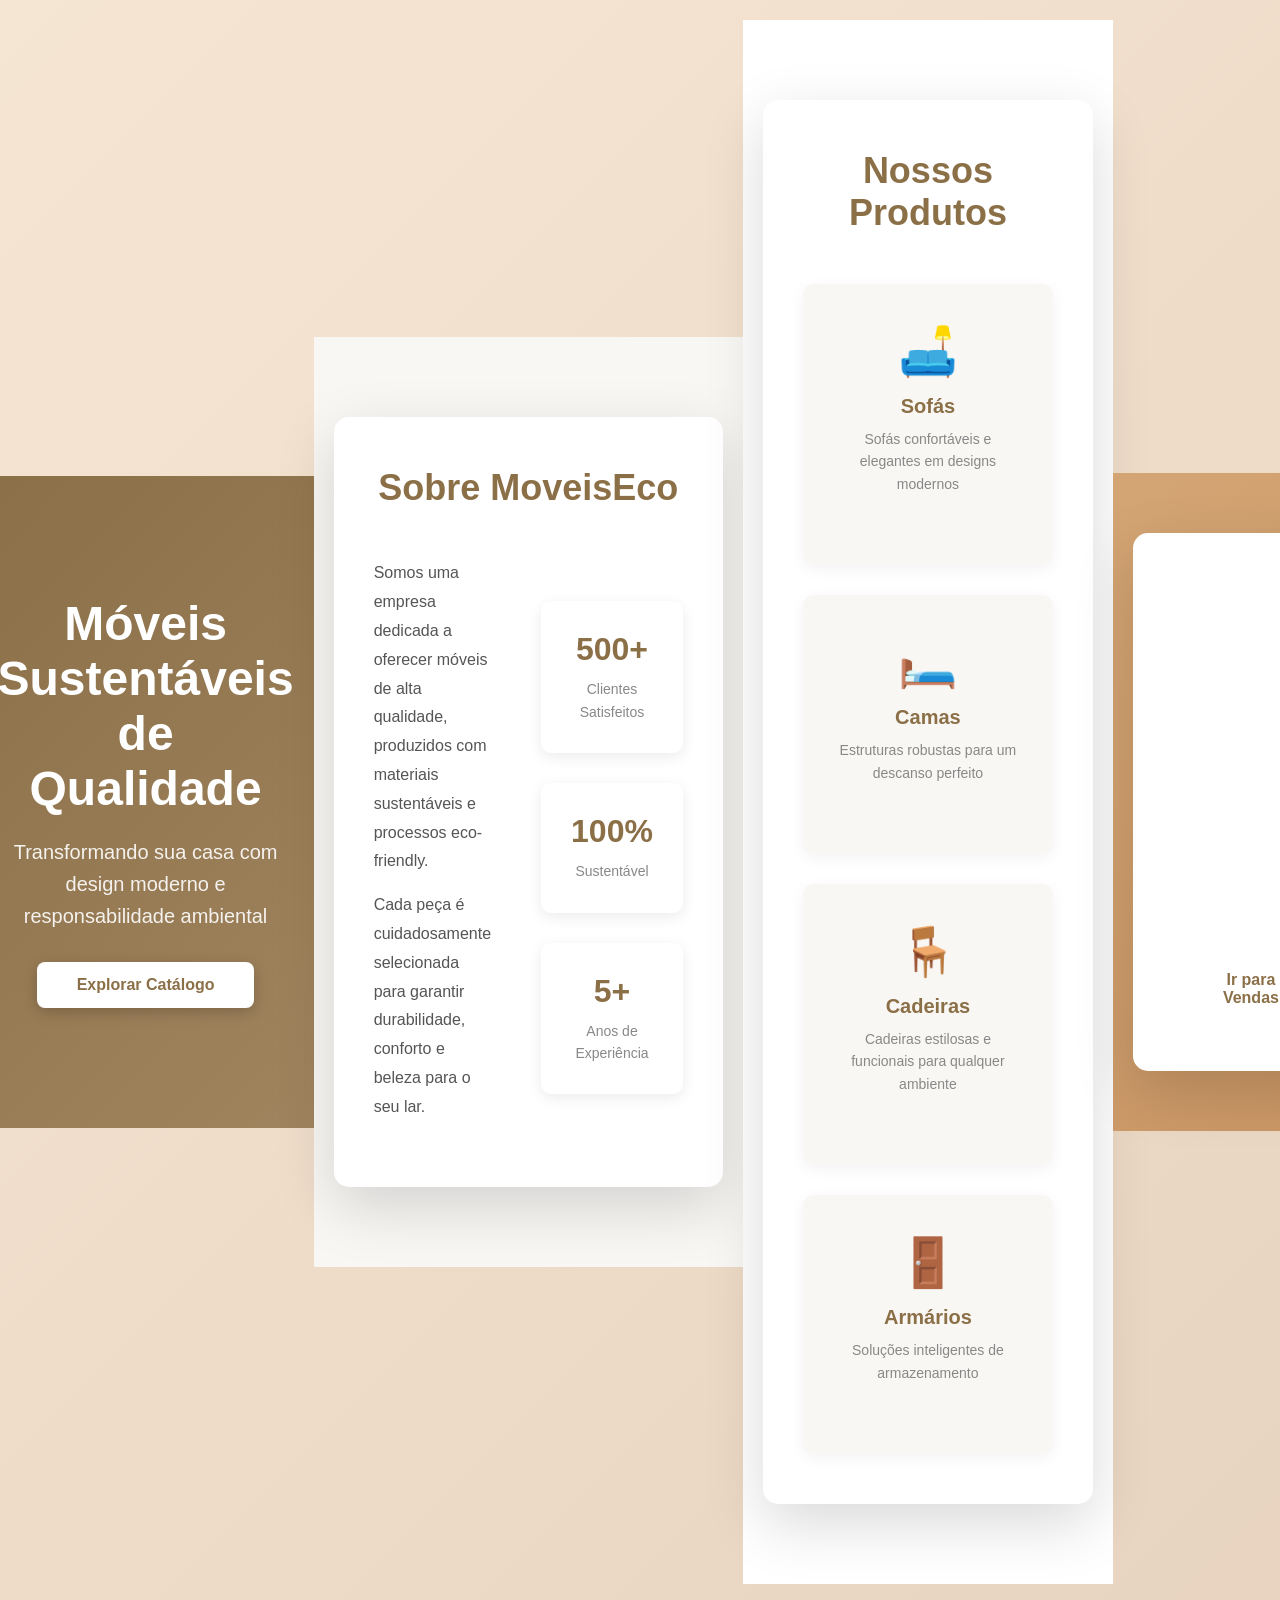
<file: index.html>
<!DOCTYPE html>
<html lang="pt-BR">
<head>
    <meta charset="UTF-8">
    <meta http-equiv="X-UA-Compatible" content="IE=edge">
    <meta name="viewport" content="width=device-width, initial-scale=1.0">
    <title>MoveisEco</title>
    <link rel="stylesheet" href="style.css">
</head>
<body>
    <!-- Navegação -->
    <nav class="navbar">
        <div class="nav-container">
            <div class="logo">🌿 MoveisEco</div>
            <ul class="nav-menu">
                <li><a href="#inicio">Início</a></li>
                <li><a href="#sobre">Sobre</a></li>
                <li><a href="#produtos">Produtos</a></li>
                <li><a href="#contato">Contato</a></li>
            </ul>
        </div>
    </nav>

    <!-- Hero Section -->
    <section id="inicio" class="hero">
        <div class="hero-content">
            <h1>Móveis Sustentáveis de Qualidade</h1>
            <p>Transformando sua casa com design moderno e responsabilidade ambiental</p>
            <a href="paginavendedor.html" class="btn-hero">Explorar Catálogo</a>
        </div>
    </section>

    <!-- Sobre -->
    <section id="sobre" class="about">
        <div class="container">
            <h2>Sobre MoveisEco</h2>
            <div class="about-content">
                <div class="about-text">
                    <p>Somos uma empresa dedicada a oferecer móveis de alta qualidade, produzidos com materiais sustentáveis e processos eco-friendly.</p>
                    <p>Cada peça é cuidadosamente selecionada para garantir durabilidade, conforto e beleza para o seu lar.</p>
                </div>
                <div class="about-stats">
                    <div class="stat">
                        <h3>500+</h3>
                        <p>Clientes Satisfeitos</p>
                    </div>
                    <div class="stat">
                        <h3>100%</h3>
                        <p>Sustentável</p>
                    </div>
                    <div class="stat">
                        <h3>5+</h3>
                        <p>Anos de Experiência</p>
                    </div>
                </div>
            </div>
        </div>
    </section>

    <!-- Produtos Destaque -->
    <section id="produtos" class="products">
        <div class="container">
            <h2>Nossos Produtos</h2>
            <div class="products-grid">
                <div class="product-card">
                    <div class="product-icon">🛋️</div>
                    <h3>Sofás</h3>
                    <p>Sofás confortáveis e elegantes em designs modernos</p>
                </div>
                <div class="product-card">
                    <div class="product-icon">🛏️</div>
                    <h3>Camas</h3>
                    <p>Estruturas robustas para um descanso perfeito</p>
                </div>
                <div class="product-card">
                    <div class="product-icon">🪑</div>
                    <h3>Cadeiras</h3>
                    <p>Cadeiras estilosas e funcionais para qualquer ambiente</p>
                </div>
                <div class="product-card">
                    <div class="product-icon">🚪</div>
                    <h3>Armários</h3>
                    <p>Soluções inteligentes de armazenamento</p>
                </div>
            </div>
        </div>
    </section>

    <!-- CTA Section -->
    <section class="cta">
        <div class="container">
            <h2>Pronto para Renovar sua Casa?</h2>
            <p>Acesse nossa página de vendedor e explore todas as opções disponíveis</p>
            <a href="paginavendedor.html" class="btn-primary">Ir para Vendas</a>
        </div>
    </section>

    <!-- Rodapé -->
    <footer id="contato" class="footer">
        <div class="container">
            <div class="footer-content">
                <div class="footer-section">
                    <h4>MoveisEco</h4>
                    <p>Móveis sustentáveis para um mundo melhor</p>
                </div>
                <div class="footer-section">
                    <h4>Contato</h4>
                    <p>📧 contato@moveiseco.com</p>
                    <p>📱 (11) 99999-9999</p>
                </div>
                <div class="footer-section">
                    <h4>Horário</h4>
                    <p>Seg-Sex: 9h às 18h</p>
                    <p>Sábado: 10h às 14h</p>
                </div>
            </div>
            <div class="footer-bottom">
                <p>&copy; 2026 MoveisEco. Todos os direitos reservados.</p>
            </div>
        </div>
    </footer>
</body>
</html>
</file>
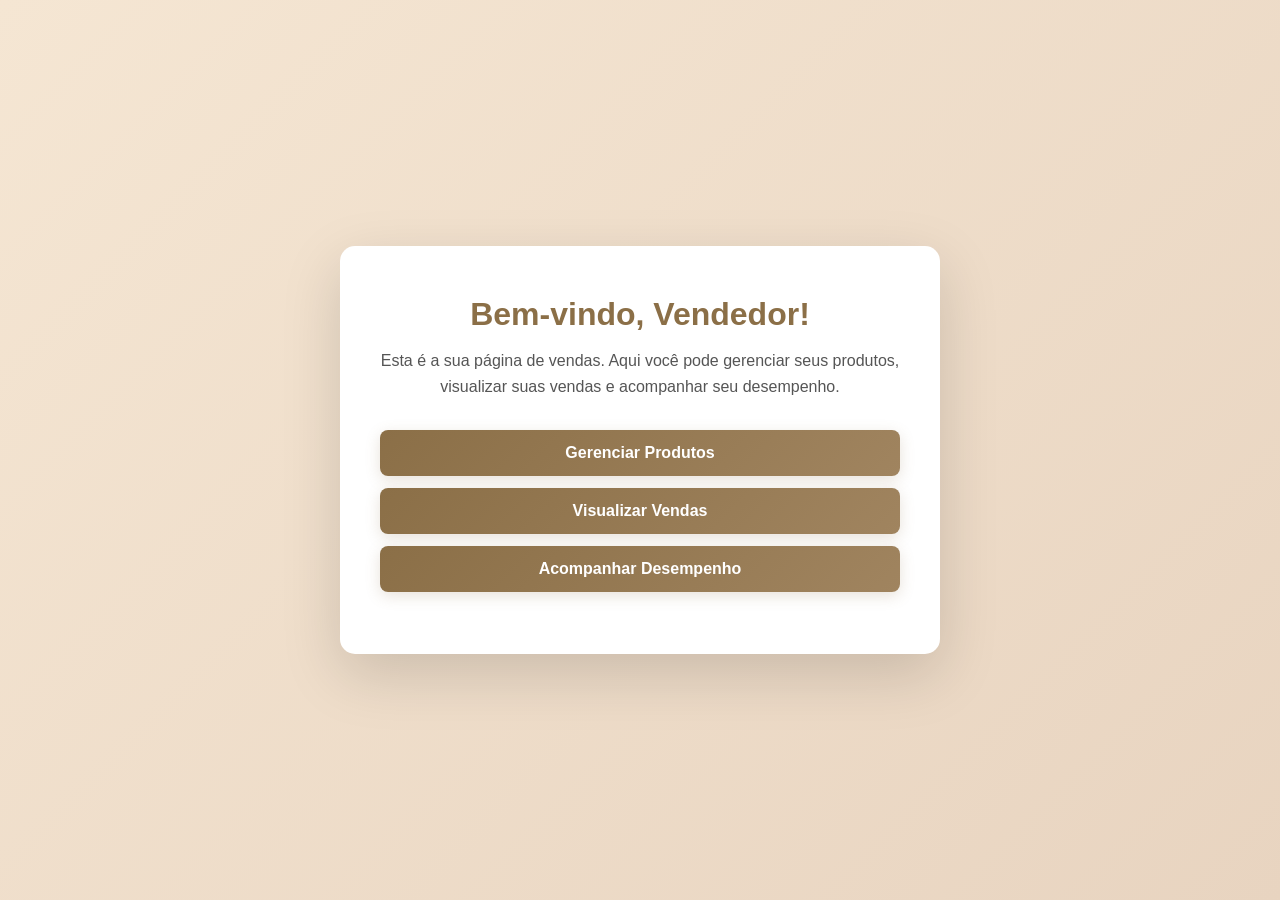
<file: paginavendedor.html>
<!DOCTYPE html>

<html lang="pt-BR">
<head>
    <meta charset="UTF-8">
    <meta http-equiv="X-UA-Compatible" content="IE=edge">
    <meta name="viewport" content="width=device-width, initial-scale=1.0">
    <title>Pagina Vendedor</title>
    <link rel="stylesheet" href="style.css">
</head>
<body>
    <div class="container">
        <h1>Bem-vindo, Vendedor!</h1>
        <p>Esta é a sua página de vendas. Aqui você pode gerenciar seus produtos, visualizar suas vendas e acompanhar seu desempenho.</p>
        <button class="btn">Gerenciar Produtos</button>
        <button class="btn">Visualizar Vendas</button>
        <button class="btn">Acompanhar Desempenho</button>
    </div>
</body>

</html>
</file>
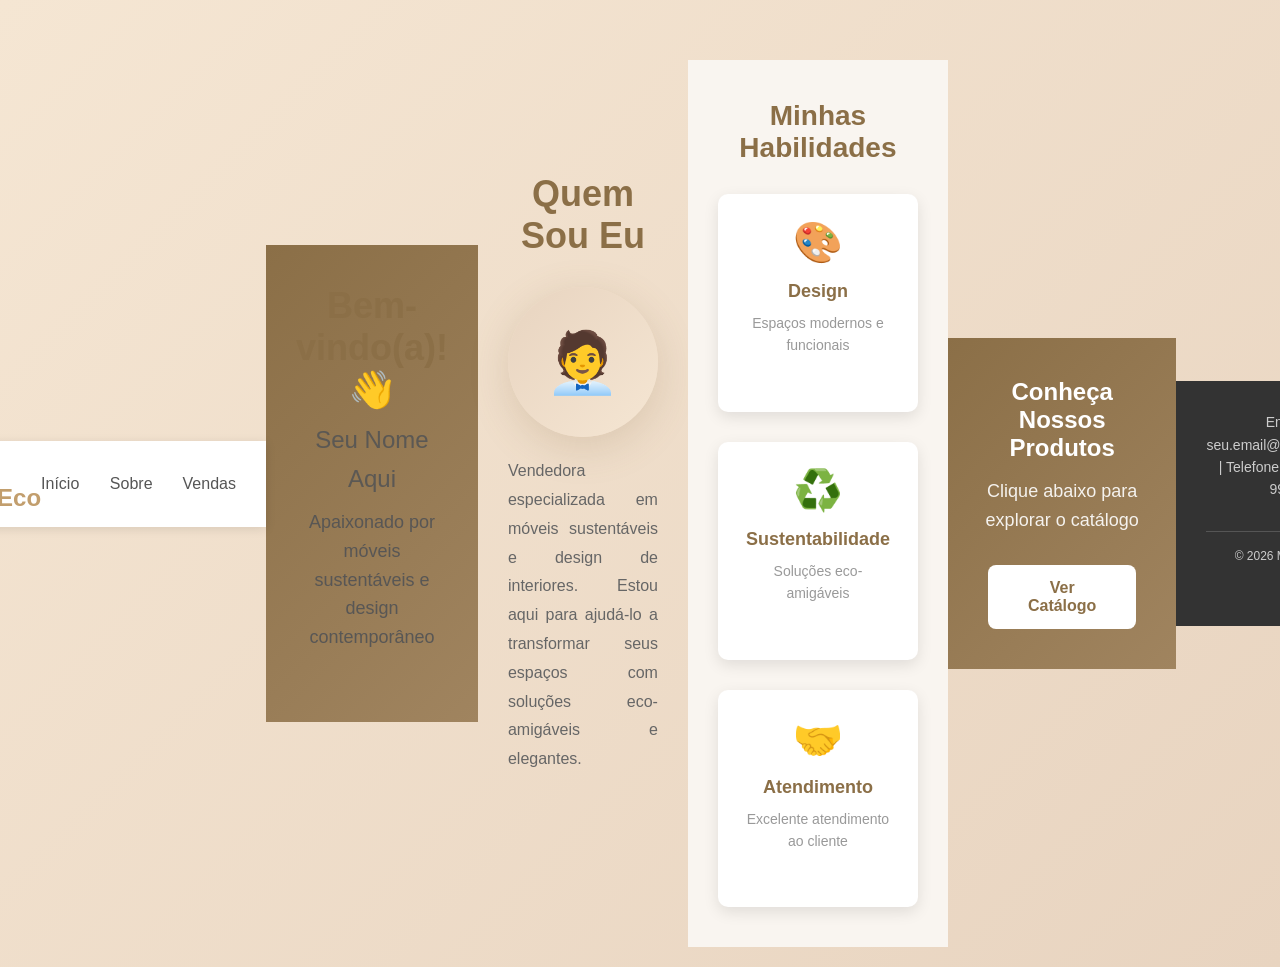
<file: pg.html>
<!DOCTYPE html>
<html lang="pt-BR">
<head>
    <meta charset="UTF-8">
    <meta http-equiv="X-UA-Compatible" content="IE=edge">
    <meta name="viewport" content="width=device-width, initial-scale=1.0">
    <title>Sobre Mim - MoveisEco</title>
    <link rel="stylesheet" href="style.css">
    <style>
        /* Página de Apresentação Pessoal */
        .navbar {
            background: white;
            padding: 15px 0;
            box-shadow: 0 2px 10px rgba(0, 0, 0, 0.1);
        }

        .nav-container {
            max-width: 1000px;
            margin: 0 auto;
            display: flex;
            justify-content: space-between;
            align-items: center;
            padding: 0 30px;
        }

        .logo {
            font-size: 24px;
            font-weight: bold;
            color: #c29e6d;
        }

        .nav-menu {
            display: flex;
            list-style: none;
            gap: 30px;
        }

        .nav-menu a {
            text-decoration: none;
            color: #555;
            font-weight: 500;
            transition: color 0.3s;
        }

        .nav-menu a:hover {
            color: #b19b7b;
        }

        /* Seção Hero Pessoal */
        .hero-pessoal {
            background: linear-gradient(135deg, #8b6f47 0%, #a0845f 100%);
            color: white;
            padding: 40px 30px;
            text-align: center;
        }

        .hero-pessoal h1 {
            font-size: 36px;
            margin-bottom: 10px;
            font-weight: 700;
        }

        .hero-pessoal .titulo {
            font-size: 24px;
            opacity: 0.9;
            margin-bottom: 10px;
        }

        .hero-pessoal p {
            font-size: 18px;
            max-width: 600px;
            margin: 0 auto 30px;
            opacity: 0.95;
        }

        /* Seção Sobre */
        .about-section {
            max-width: 1000px;
            margin: 40px auto;
            padding: 0 30px;
        }

        .about-section h2 {
            font-size: 36px;
            color: #8b6f47;
            margin-bottom: 30px;
            text-align: center;
        }

        .about-grid {
            display: grid;
            grid-template-columns: 1fr;
            gap: 20px;
            align-items: center;
        }

        .about-image {
            text-align: center;
        }

        .about-image .avatar {
            width: 150px;
            height: 150px;
            border-radius: 50%;
            background: linear-gradient(135deg, #e8d4c0 0%, #f5e6d3 100%);
            display: flex;
            align-items: center;
            justify-content: center;
            font-size: 60px;
            margin: 0 auto;
            box-shadow: 0 10px 40px rgba(139, 111, 71, 0.2);
        }

        .about-text p {
            color: #666;
            font-size: 16px;
            line-height: 1.8;
            margin-bottom: 20px;
            text-align: justify;
        }

        /* Seção Habilidades */
        .skills-section {
            background: #f9f5f0;
            padding: 40px 30px;
            margin-top: 40px;
        }

        .skills-container {
            max-width: 1000px;
            margin: 0 auto;
        }

        .skills-section h2 {
            font-size: 28px;
            color: #8b6f47;
            margin-bottom: 30px;
            text-align: center;
        }

        .skills-grid {
            display: grid;
            grid-template-columns: repeat(auto-fit, minmax(200px, 1fr));
            gap: 30px;
        }

        .skill-card {
            background: white;
            padding: 25px;
            border-radius: 10px;
            text-align: center;
            box-shadow: 0 5px 15px rgba(0, 0, 0, 0.1);
            transition: transform 0.3s, box-shadow 0.3s;
        }

        .skill-card:hover {
            transform: translateY(-5px);
            box-shadow: 0 10px 30px rgba(139, 111, 71, 0.15);
        }

        .skill-icon {
            font-size: 40px;
            margin-bottom: 15px;
        }

        .skill-card h3 {
            color: #8b6f47;
            margin-bottom: 10px;
            font-size: 18px;
        }

        .skill-card p {
            color: #999;
            font-size: 14px;
            text-align: center;
        }



        /* Seção CTA */
        .cta-pessoal {
            background: linear-gradient(135deg, #8b6f47 0%, #a0845f 100%);
            color: white;
            padding: 40px 30px;
            text-align: center;
            margin-top: 40px;
        }

        .cta-pessoal h2 {
            font-size: 24px;
            margin-bottom: 15px;
        }

        .cta-pessoal p {
            font-size: 18px;
            margin-bottom: 30px;
            color: rgba(255, 255, 255, 0.9);
        }

        .btn-cta {
            display: inline-block;
            background: white;
            color: #8b6f47;
            padding: 14px 40px;
            border-radius: 8px;
            text-decoration: none;
            font-weight: 600;
            transition: all 0.3s;
            margin: 0 10px;
        }

        .btn-cta:hover {
            background: #f5e6d3;
            transform: translateY(-2px);
        }

        /* Footer */
        .footer {
            background: #333;
            color: white;
            text-align: center;
            padding: 30px 30px;
            margin-top: 40px;
        }

        .footer p {
            color: #ccc;
            font-size: 14px;
        }

        /* Responsivo */
        @media (max-width: 768px) {
            .hero-pessoal h1 {
                font-size: 28px;
            }

            .nav-menu {
                gap: 15px;
            }

            .skills-grid {
                grid-template-columns: 1fr;
            }
        }
    </style>
</head>
<body>
    <!-- Navegação -->
    <nav class="navbar">
        <div class="nav-container">
            <div class="logo">🌿 MoveisEco</div>
            <ul class="nav-menu">
                <li><a href="index.html">Início</a></li>
                <li><a href="#sobre">Sobre</a></li>
                <li><a href="paginavendedor.html">Vendas</a></li>
            </ul>
        </div>
    </nav>

    <!-- Hero Section Pessoal -->
    <section class="hero-pessoal">
        <h1>Bem-vindo(a)! 👋</h1>
        <p class="titulo">Seu Nome Aqui</p>
        <p>Apaixonado por móveis sustentáveis e design contemporâneo</p>
    </section>

    <!-- Seção Sobre -->
    <section id="sobre" class="about-section">
        <h2>Quem Sou Eu</h2>
        <div class="about-grid">
            <div class="about-image">
                <div class="avatar">🧑‍💼</div>
            </div>
            <div class="about-text">
                <p>Vendedora especializada em móveis sustentáveis e design de interiores. Estou aqui para ajudá-lo a transformar seus espaços com soluções eco-amigáveis e elegantes.</p>
            </div>
        </div>
    </section>

    <!-- Seção Habilidades -->
    <section id="habilidades" class="skills-section">
        <div class="skills-container">
            <h2>Minhas Habilidades</h2>
            <div class="skills-grid">
                <div class="skill-card">
                    <div class="skill-icon">🎨</div>
                    <h3>Design</h3>
                    <p>Espaços modernos e funcionais</p>
                </div>
                <div class="skill-card">
                    <div class="skill-icon">♻️</div>
                    <h3>Sustentabilidade</h3>
                    <p>Soluções eco-amigáveis</p>
                </div>
                <div class="skill-card">
                    <div class="skill-icon">🤝</div>
                    <h3>Atendimento</h3>
                    <p>Excelente atendimento ao cliente</p>
                </div>
            </div>
        </div>
    </section>

    <!-- CTA Section -->
    <section class="cta-pessoal">
        <h2>Conheça Nossos Produtos</h2>
        <p>Clique abaixo para explorar o catálogo</p>
        <a href="paginavendedor.html" class="btn-cta">Ver Catálogo</a>
    </section>

    <!-- Footer -->
    <footer id="contato" class="footer">
        <p>Email: seu.email@example.com | Telefone: (11) 9999-9999</p>
        <p style="margin-top: 15px; border-top: 1px solid #555; padding-top: 15px; font-size: 12px;">
            © 2026 MoveisEco
        </p>
    </footer>
</body>
</html>
</file>
<file: style.css>
* {
    margin: 0;
    padding: 0;
    box-sizing: border-box;
}

body {
    font-family: 'Segoe UI', Tahoma, Geneva, Verdana, sans-serif;
    background: linear-gradient(135deg, #f5e6d3 0%, #e8d4c0 100%);
    min-height: 100vh;
    display: flex;
    align-items: center;
    justify-content: center;
    padding: 20px;
}

.container {
    background: white;
    border-radius: 15px;
    padding: 50px 40px;
    max-width: 600px;
    width: 100%;
    box-shadow: 0 20px 60px rgba(0, 0, 0, 0.15);
    animation: slideIn 0.5s ease-out;
}

@keyframes slideIn {
    from {
        opacity: 0;
        transform: translateY(20px);
    }
    to {
        opacity: 1;
        transform: translateY(0);
    }
}

h1 {
    color: #8b6f47;
    font-size: 32px;
    margin-bottom: 15px;
    font-weight: 700;
    text-align: center;
}

p {
    color: #555;
    font-size: 16px;
    line-height: 1.6;
    margin-bottom: 30px;
    text-align: center;
}

.btn {
    display: block;
    width: 100%;
    padding: 14px 24px;
    margin: 12px 0;
    background: linear-gradient(135deg, #8b6f47 0%, #a0845f 100%);
    color: white;
    border: none;
    border-radius: 8px;
    font-size: 16px;
    font-weight: 600;
    cursor: pointer;
    transition: all 0.3s ease;
    box-shadow: 0 4px 15px rgba(139, 111, 71, 0.2);
}

.btn:hover {
    background: linear-gradient(135deg, #7a5f3d 0%, #8f734e 100%);
    transform: translateY(-2px);
    box-shadow: 0 8px 25px rgba(139, 111, 71, 0.4);
}

.btn:active {
    transform: translateY(0);
    box-shadow: 0 4px 15px rgba(139, 111, 71, 0.2);
}

@media (max-width: 600px) {
    .container {
        padding: 30px 20px;
    }

    h1 {
        font-size: 24px;
    }

    p {
        font-size: 14px;
    }

    .btn {
        padding: 12px 20px;
        font-size: 14px;
    }
}

/* ========== PÁGINA DE APRESENTAÇÃO ========== */

/* Navegação */
.navbar {
    background: white;
    box-shadow: 0 2px 10px rgba(0, 0, 0, 0.1);
    position: sticky;
    top: 0;
    z-index: 100;
}

.nav-container {
    max-width: 1200px;
    margin: 0 auto;
    padding: 15px 20px;
    display: flex;
    justify-content: space-between;
    align-items: center;
}

.logo {
    font-size: 24px;
    font-weight: bold;
    color: #8b6f47;
}

.nav-menu {
    display: flex;
    list-style: none;
    gap: 30px;
}

.nav-menu a {
    text-decoration: none;
    color: #555;
    font-weight: 500;
    transition: color 0.3s ease;
}

.nav-menu a:hover {
    color: #8b6f47;
}

/* Hero Section */
.hero {
    background: linear-gradient(135deg, #8b6f47 0%, #a0845f 100%);
    color: white;
    padding: 120px 20px;
    text-align: center;
    min-height: 600px;
    display: flex;
    align-items: center;
    justify-content: center;
}

.hero-content h1 {
    font-size: 48px;
    margin-bottom: 20px;
    color: white;
}

.hero-content p {
    font-size: 20px;
    margin-bottom: 30px;
    color: rgba(255, 255, 255, 0.9);
}

.btn-hero {
    display: inline-block;
    background: white;
    color: #8b6f47;
    padding: 14px 40px;
    border-radius: 8px;
    text-decoration: none;
    font-weight: 600;
    font-size: 16px;
    transition: all 0.3s ease;
    box-shadow: 0 4px 15px rgba(0, 0, 0, 0.2);
}

.btn-hero:hover {
    background: #f5e6d3;
    transform: translateY(-2px);
    box-shadow: 0 8px 25px rgba(0, 0, 0, 0.3);
}

/* About Section */
.about {
    padding: 80px 20px;
    background: #f9f7f4;
}

.about .container {
    max-width: 1000px;
    margin: 0 auto;
}

.about h2 {
    text-align: center;
    font-size: 36px;
    color: #8b6f47;
    margin-bottom: 50px;
}

.about-content {
    display: grid;
    grid-template-columns: 1fr 1fr;
    gap: 50px;
    align-items: center;
}

.about-text p {
    color: #555;
    line-height: 1.8;
    margin-bottom: 15px;
    text-align: left;
    font-size: 16px;
}

.about-stats {
    display: flex;
    flex-direction: column;
    gap: 30px;
}

.stat {
    background: white;
    padding: 30px;
    border-radius: 10px;
    box-shadow: 0 4px 15px rgba(0, 0, 0, 0.08);
    text-align: center;
}

.stat h3 {
    color: #8b6f47;
    font-size: 32px;
    margin-bottom: 10px;
}

.stat p {
    color: #888;
    font-size: 14px;
    margin: 0;
    text-align: center;
}

/* Products Section */
.products {
    padding: 80px 20px;
    background: white;
}

.products .container {
    max-width: 1200px;
    margin: 0 auto;
}

.products h2 {
    text-align: center;
    font-size: 36px;
    color: #8b6f47;
    margin-bottom: 50px;
}

.products-grid {
    display: grid;
    grid-template-columns: repeat(auto-fit, minmax(250px, 1fr));
    gap: 30px;
}

.product-card {
    background: #f9f7f4;
    padding: 40px 30px;
    border-radius: 10px;
    text-align: center;
    transition: all 0.3s ease;
    box-shadow: 0 4px 15px rgba(0, 0, 0, 0.05);
}

.product-card:hover {
    transform: translateY(-5px);
    box-shadow: 0 8px 25px rgba(139, 111, 71, 0.15);
}

.product-icon {
    font-size: 48px;
    margin-bottom: 15px;
}

.product-card h3 {
    color: #8b6f47;
    font-size: 20px;
    margin-bottom: 10px;
}

.product-card p {
    color: #888;
    font-size: 14px;
    line-height: 1.6;
}

/* CTA Section */
.cta {
    background: linear-gradient(135deg, #d4a574 0%, #c99563 100%);
    color: white;
    padding: 60px 20px;
    text-align: center;
}

.cta .container {
    max-width: 800px;
    margin: 0 auto;
}

.cta h2 {
    font-size: 32px;
    margin-bottom: 15px;
    color: white;
}

.cta p {
    font-size: 18px;
    margin-bottom: 30px;
    color: rgba(255, 255, 255, 0.95);
}

.btn-primary {
    display: inline-block;
    background: white;
    color: #8b6f47;
    padding: 14px 50px;
    border-radius: 8px;
    text-decoration: none;
    font-weight: 600;
    font-size: 16px;
    transition: all 0.3s ease;
}

.btn-primary:hover {
    background: #f5e6d3;
    transform: translateY(-2px);
}

/* Footer */
.footer {
    background: #3d3d3d;
    color: white;
    padding: 60px 20px 20px;
}

.footer .container {
    max-width: 1200px;
    margin: 0 auto;
}

.footer-content {
    display: grid;
    grid-template-columns: repeat(auto-fit, minmax(250px, 1fr));
    gap: 40px;
    margin-bottom: 40px;
}

.footer-section h4 {
    color: #d4a574;
    margin-bottom: 15px;
    font-size: 18px;
}

.footer-section p {
    color: #aaa;
    font-size: 14px;
    line-height: 1.8;
}

.footer-bottom {
    border-top: 1px solid #555;
    padding-top: 20px;
    text-align: center;
    color: #888;
    font-size: 14px;
}

/* Responsividade */
@media (max-width: 768px) {
    .nav-menu {
        gap: 15px;
    }

    .hero-content h1 {
        font-size: 32px;
    }

    .hero-content p {
        font-size: 16px;
    }

    .hero {
        padding: 80px 20px;
        min-height: auto;
    }

    .about-content {
        grid-template-columns: 1fr;
    }

    .products h2,
    .about h2 {
        font-size: 28px;
    }

    .cta h2 {
        font-size: 24px;
    }
}
</file>
